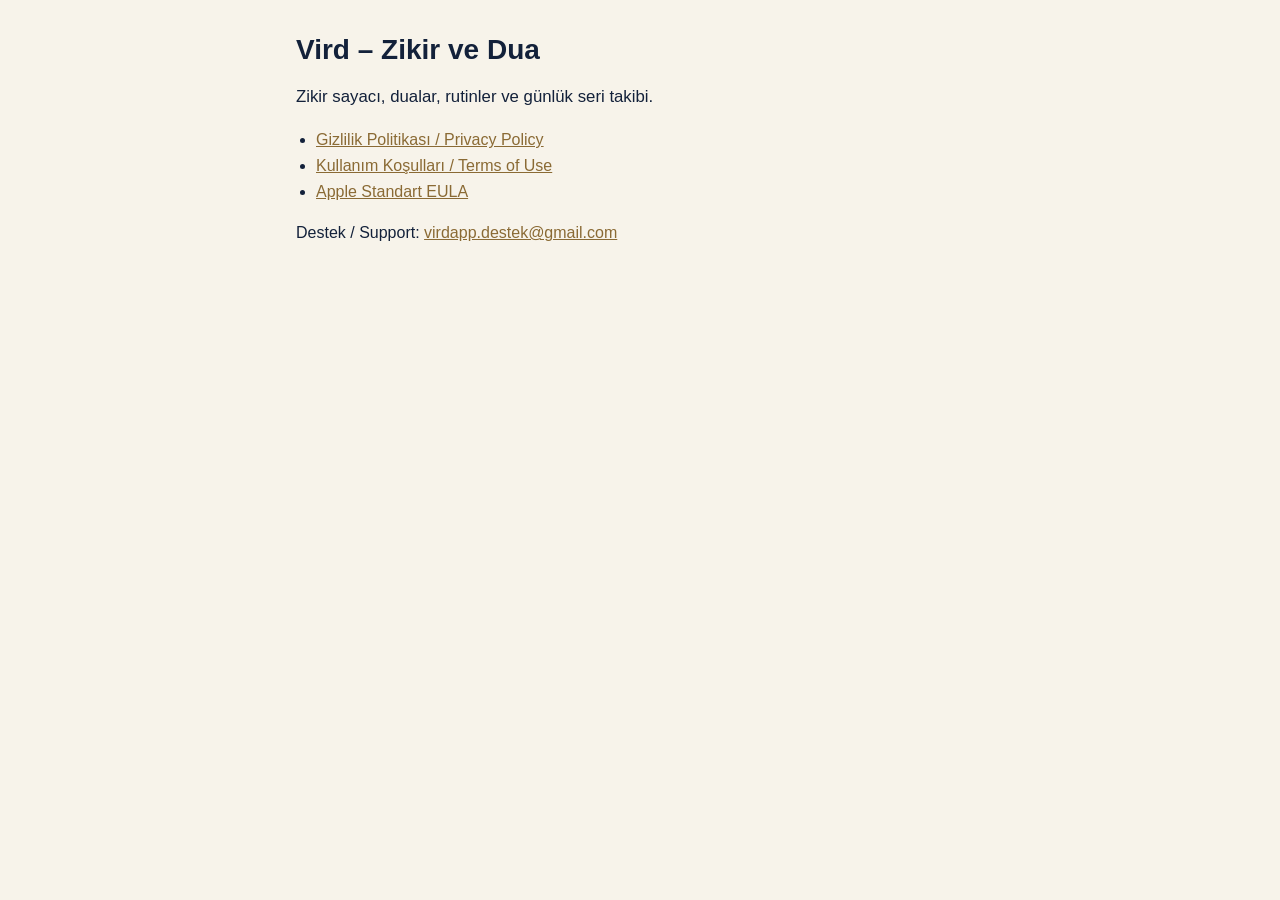
<file: index.html>
<!doctype html>
<html lang="tr">
<head>
<meta charset="utf-8">
<meta name="viewport" content="width=device-width, initial-scale=1">
<title>Vird – Zikir ve Dua</title>
<link rel="stylesheet" href="style.css">
</head>
<body>
<main>
  <h1>Vird – Zikir ve Dua</h1>
  <p class="lead">Zikir sayacı, dualar, rutinler ve günlük seri takibi.</p>
  <ul>
    <li><a href="privacy.html">Gizlilik Politikası / Privacy Policy</a></li>
    <li><a href="terms.html">Kullanım Koşulları / Terms of Use</a></li>
    <li><a href="https://www.apple.com/legal/internet-services/itunes/dev/stdeula/">Apple Standart EULA</a></li>
  </ul>
  <p>Destek / Support: <a href="mailto:virdapp.destek@gmail.com">virdapp.destek@gmail.com</a></p>
</main>
</body>
</html>
</file>
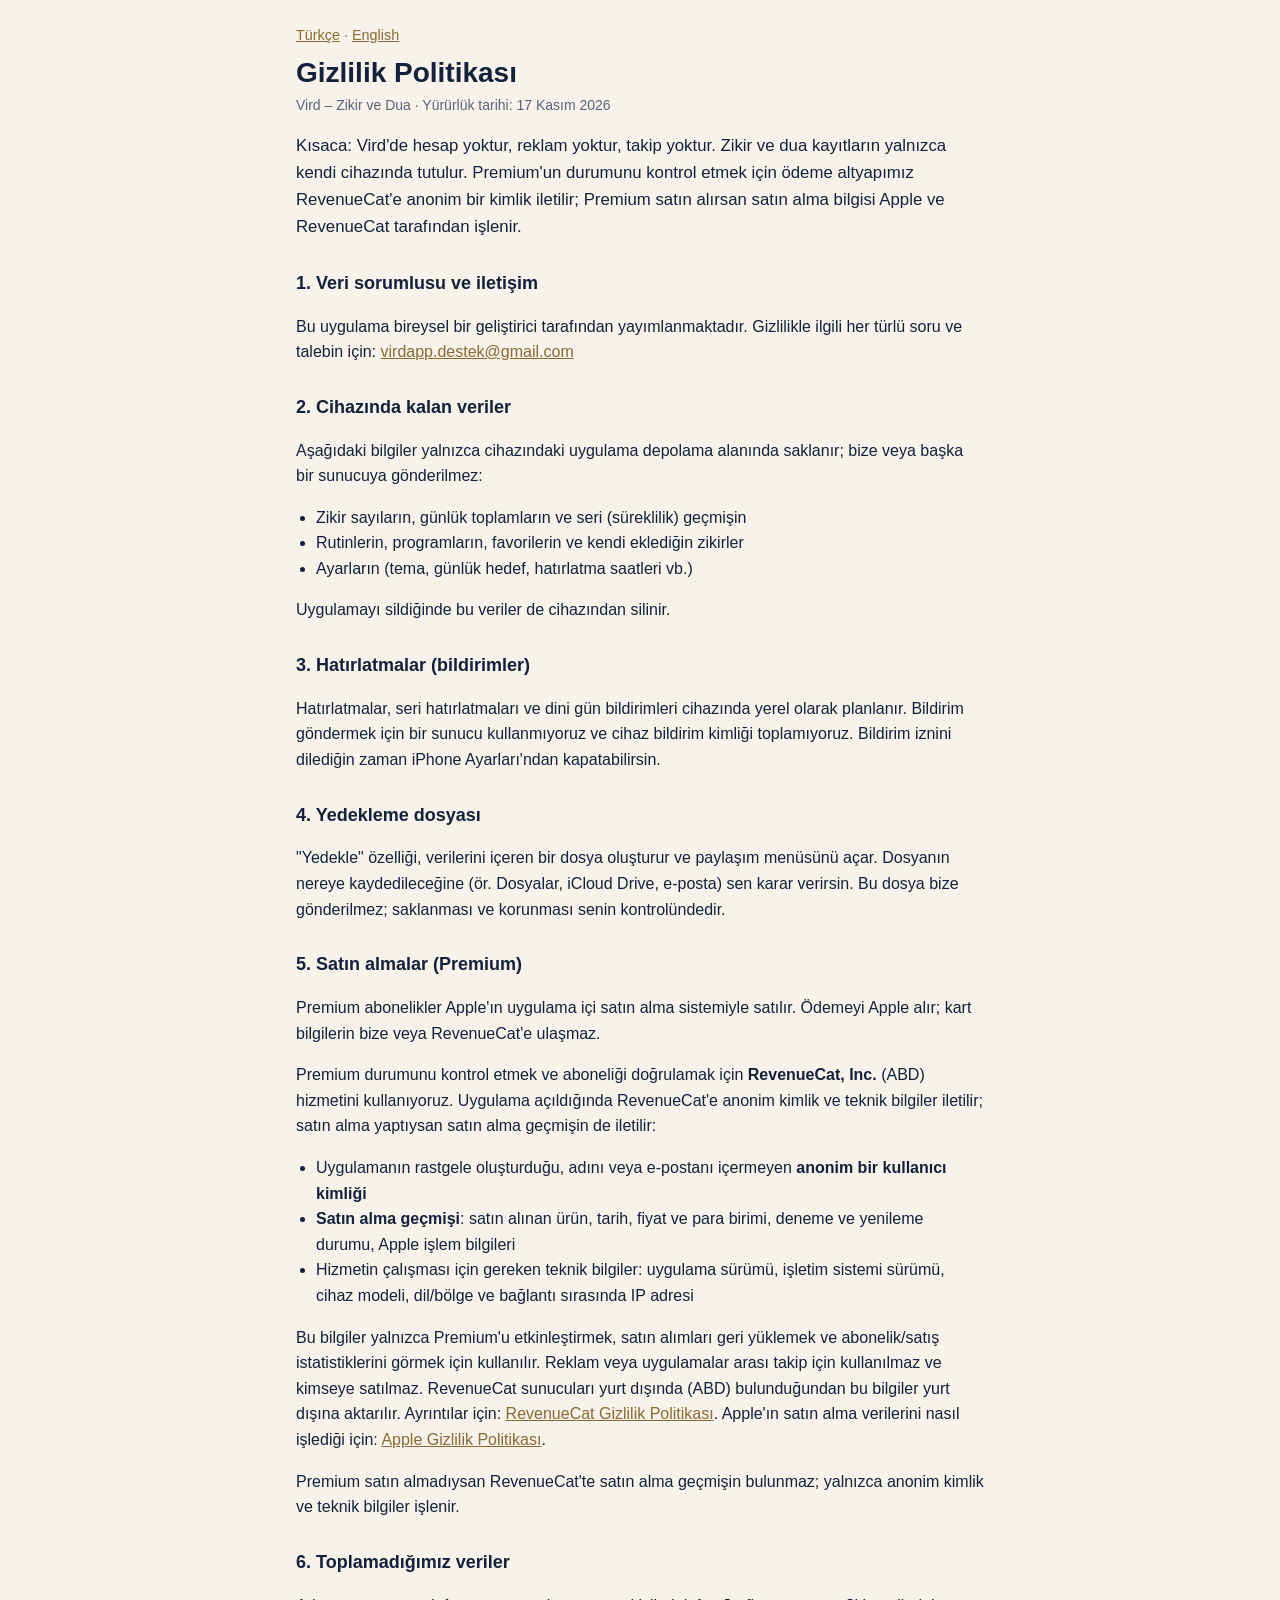
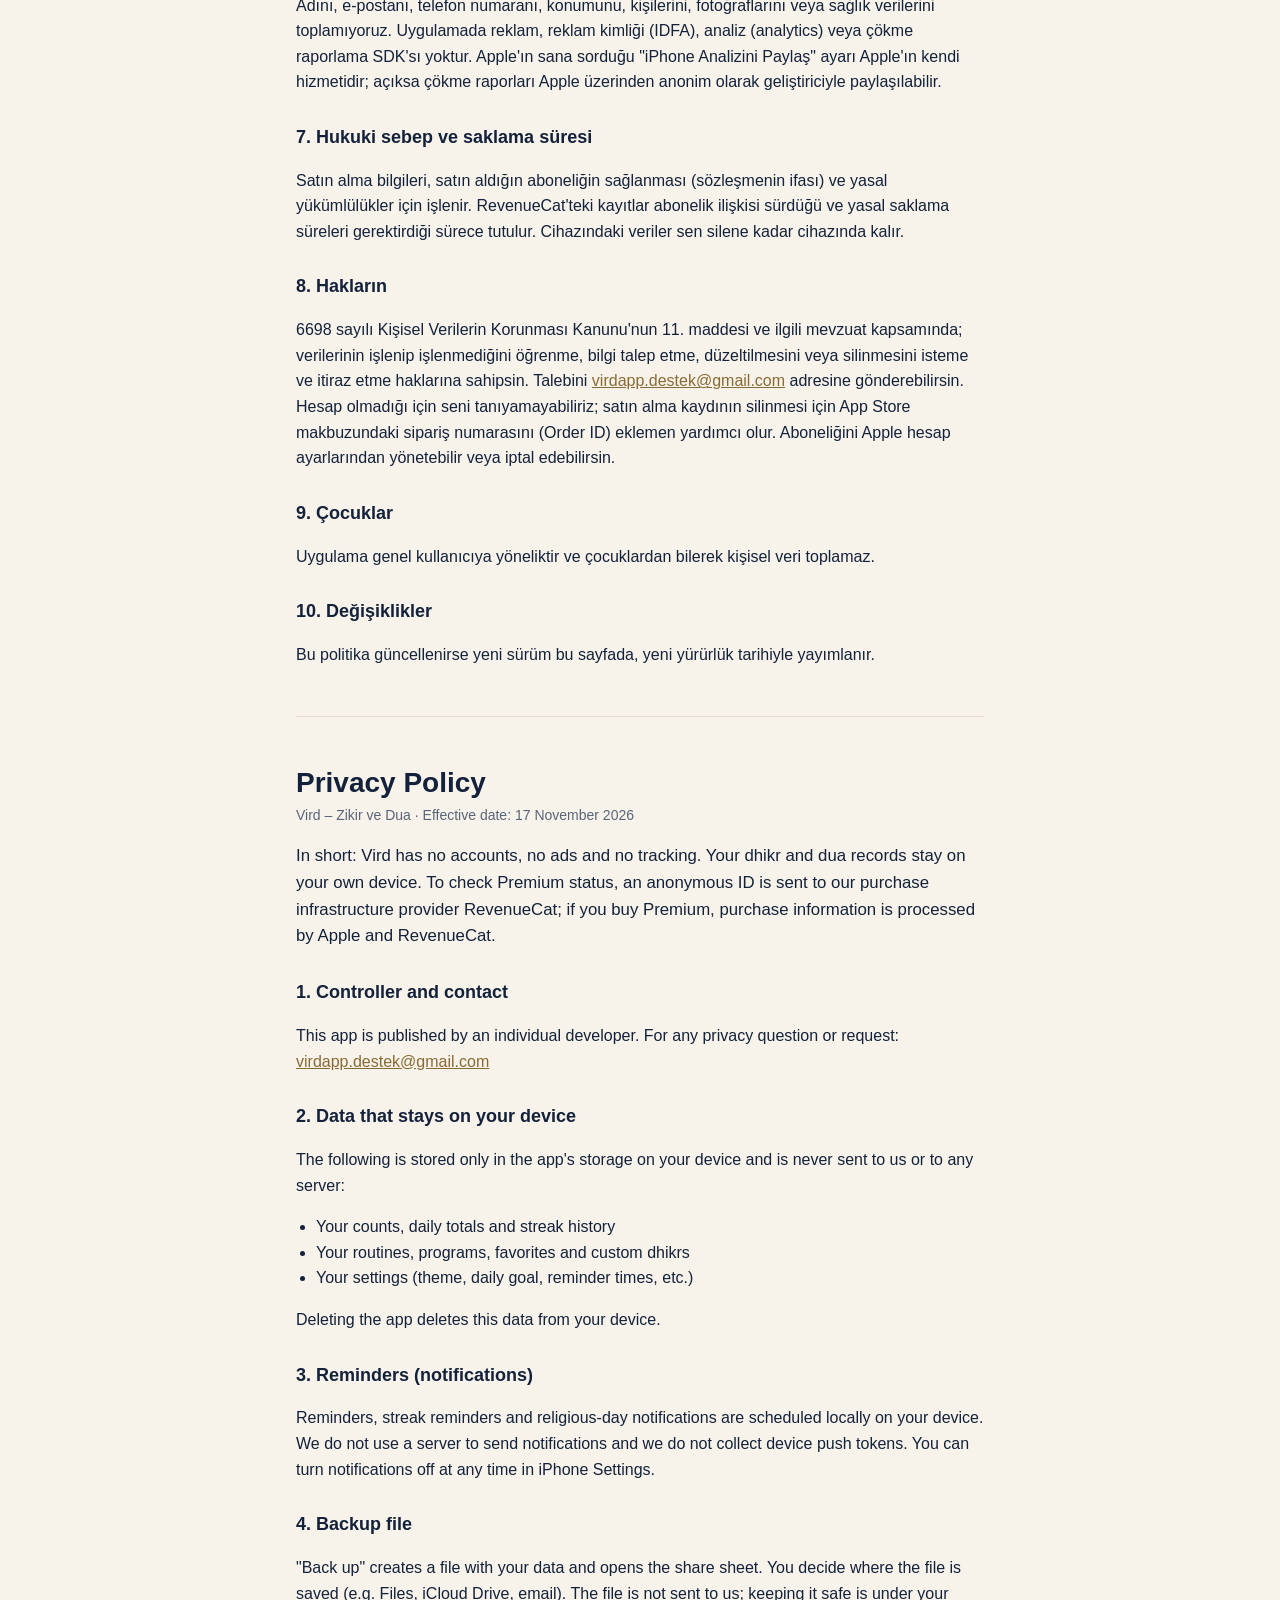
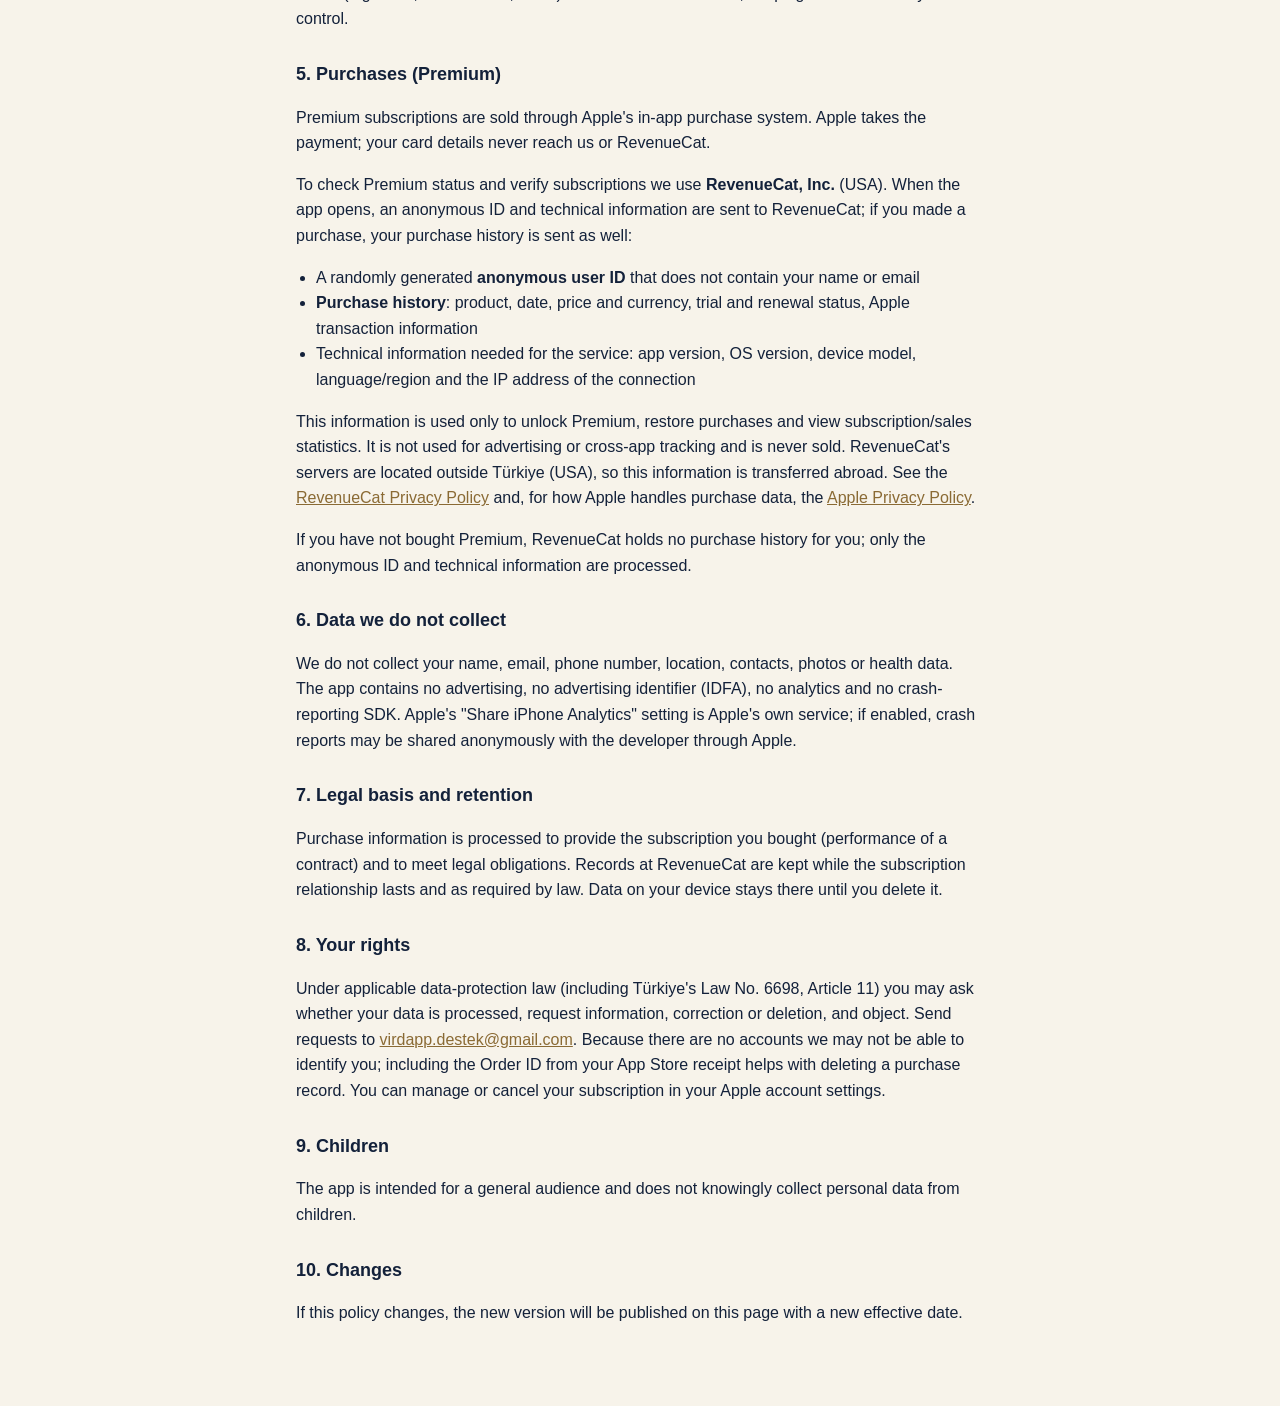
<file: privacy.html>
<!doctype html>
<html lang="tr">
<head>
<meta charset="utf-8">
<meta name="viewport" content="width=device-width, initial-scale=1">
<title>Vird – Gizlilik Politikası / Privacy Policy</title>
<meta name="description" content="Vird – Zikir ve Dua uygulamasının gizlilik politikası. Privacy policy of the Vird – Zikir ve Dua app.">
<link rel="stylesheet" href="style.css">
</head>
<body>
<main>
  <nav class="lang"><a href="#tr">Türkçe</a> · <a href="#en">English</a></nav>

  <article id="tr" lang="tr">
    <h1>Gizlilik Politikası</h1>
    <p class="meta">Vird – Zikir ve Dua · Yürürlük tarihi: 17 Kasım 2026</p>

    <p class="lead">Kısaca: Vird'de hesap yoktur, reklam yoktur, takip yoktur. Zikir ve dua kayıtların yalnızca kendi cihazında tutulur. Premium'un durumunu kontrol etmek için ödeme altyapımız RevenueCat'e anonim bir kimlik iletilir; Premium satın alırsan satın alma bilgisi Apple ve RevenueCat tarafından işlenir.</p>

    <h2>1. Veri sorumlusu ve iletişim</h2>
    <p>Bu uygulama bireysel bir geliştirici tarafından yayımlanmaktadır. Gizlilikle ilgili her türlü soru ve talebin için: <a href="mailto:virdapp.destek@gmail.com">virdapp.destek@gmail.com</a></p>

    <h2>2. Cihazında kalan veriler</h2>
    <p>Aşağıdaki bilgiler yalnızca cihazındaki uygulama depolama alanında saklanır; bize veya başka bir sunucuya gönderilmez:</p>
    <ul>
      <li>Zikir sayıların, günlük toplamların ve seri (süreklilik) geçmişin</li>
      <li>Rutinlerin, programların, favorilerin ve kendi eklediğin zikirler</li>
      <li>Ayarların (tema, günlük hedef, hatırlatma saatleri vb.)</li>
    </ul>
    <p>Uygulamayı sildiğinde bu veriler de cihazından silinir.</p>

    <h2>3. Hatırlatmalar (bildirimler)</h2>
    <p>Hatırlatmalar, seri hatırlatmaları ve dini gün bildirimleri cihazında yerel olarak planlanır. Bildirim göndermek için bir sunucu kullanmıyoruz ve cihaz bildirim kimliği toplamıyoruz. Bildirim iznini dilediğin zaman iPhone Ayarları'ndan kapatabilirsin.</p>

    <h2>4. Yedekleme dosyası</h2>
    <p>"Yedekle" özelliği, verilerini içeren bir dosya oluşturur ve paylaşım menüsünü açar. Dosyanın nereye kaydedileceğine (ör. Dosyalar, iCloud Drive, e-posta) sen karar verirsin. Bu dosya bize gönderilmez; saklanması ve korunması senin kontrolündedir.</p>

    <h2>5. Satın almalar (Premium)</h2>
    <p>Premium abonelikler Apple'ın uygulama içi satın alma sistemiyle satılır. Ödemeyi Apple alır; kart bilgilerin bize veya RevenueCat'e ulaşmaz.</p>
    <p>Premium durumunu kontrol etmek ve aboneliği doğrulamak için <strong>RevenueCat, Inc.</strong> (ABD) hizmetini kullanıyoruz. Uygulama açıldığında RevenueCat'e anonim kimlik ve teknik bilgiler iletilir; satın alma yaptıysan satın alma geçmişin de iletilir:</p>
    <ul>
      <li>Uygulamanın rastgele oluşturduğu, adını veya e-postanı içermeyen <strong>anonim bir kullanıcı kimliği</strong></li>
      <li><strong>Satın alma geçmişi</strong>: satın alınan ürün, tarih, fiyat ve para birimi, deneme ve yenileme durumu, Apple işlem bilgileri</li>
      <li>Hizmetin çalışması için gereken teknik bilgiler: uygulama sürümü, işletim sistemi sürümü, cihaz modeli, dil/bölge ve bağlantı sırasında IP adresi</li>
    </ul>
    <p>Bu bilgiler yalnızca Premium'u etkinleştirmek, satın alımları geri yüklemek ve abonelik/satış istatistiklerini görmek için kullanılır. Reklam veya uygulamalar arası takip için kullanılmaz ve kimseye satılmaz. RevenueCat sunucuları yurt dışında (ABD) bulunduğundan bu bilgiler yurt dışına aktarılır. Ayrıntılar için: <a href="https://www.revenuecat.com/privacy">RevenueCat Gizlilik Politikası</a>. Apple'ın satın alma verilerini nasıl işlediği için: <a href="https://www.apple.com/legal/privacy/">Apple Gizlilik Politikası</a>.</p>
    <p>Premium satın almadıysan RevenueCat'te satın alma geçmişin bulunmaz; yalnızca anonim kimlik ve teknik bilgiler işlenir.</p>

    <h2>6. Toplamadığımız veriler</h2>
    <p>Adını, e-postanı, telefon numaranı, konumunu, kişilerini, fotoğraflarını veya sağlık verilerini toplamıyoruz. Uygulamada reklam, reklam kimliği (IDFA), analiz (analytics) veya çökme raporlama SDK'sı yoktur. Apple'ın sana sorduğu "iPhone Analizini Paylaş" ayarı Apple'ın kendi hizmetidir; açıksa çökme raporları Apple üzerinden anonim olarak geliştiriciyle paylaşılabilir.</p>

    <h2>7. Hukuki sebep ve saklama süresi</h2>
    <p>Satın alma bilgileri, satın aldığın aboneliğin sağlanması (sözleşmenin ifası) ve yasal yükümlülükler için işlenir. RevenueCat'teki kayıtlar abonelik ilişkisi sürdüğü ve yasal saklama süreleri gerektirdiği sürece tutulur. Cihazındaki veriler sen silene kadar cihazında kalır.</p>

    <h2>8. Hakların</h2>
    <p>6698 sayılı Kişisel Verilerin Korunması Kanunu'nun 11. maddesi ve ilgili mevzuat kapsamında; verilerinin işlenip işlenmediğini öğrenme, bilgi talep etme, düzeltilmesini veya silinmesini isteme ve itiraz etme haklarına sahipsin. Talebini <a href="mailto:virdapp.destek@gmail.com">virdapp.destek@gmail.com</a> adresine gönderebilirsin. Hesap olmadığı için seni tanıyamayabiliriz; satın alma kaydının silinmesi için App Store makbuzundaki sipariş numarasını (Order ID) eklemen yardımcı olur. Aboneliğini Apple hesap ayarlarından yönetebilir veya iptal edebilirsin.</p>

    <h2>9. Çocuklar</h2>
    <p>Uygulama genel kullanıcıya yöneliktir ve çocuklardan bilerek kişisel veri toplamaz.</p>

    <h2>10. Değişiklikler</h2>
    <p>Bu politika güncellenirse yeni sürüm bu sayfada, yeni yürürlük tarihiyle yayımlanır.</p>
  </article>

  <hr>

  <article id="en" lang="en">
    <h1>Privacy Policy</h1>
    <p class="meta">Vird – Zikir ve Dua · Effective date: 17 November 2026</p>

    <p class="lead">In short: Vird has no accounts, no ads and no tracking. Your dhikr and dua records stay on your own device. To check Premium status, an anonymous ID is sent to our purchase infrastructure provider RevenueCat; if you buy Premium, purchase information is processed by Apple and RevenueCat.</p>

    <h2>1. Controller and contact</h2>
    <p>This app is published by an individual developer. For any privacy question or request: <a href="mailto:virdapp.destek@gmail.com">virdapp.destek@gmail.com</a></p>

    <h2>2. Data that stays on your device</h2>
    <p>The following is stored only in the app's storage on your device and is never sent to us or to any server:</p>
    <ul>
      <li>Your counts, daily totals and streak history</li>
      <li>Your routines, programs, favorites and custom dhikrs</li>
      <li>Your settings (theme, daily goal, reminder times, etc.)</li>
    </ul>
    <p>Deleting the app deletes this data from your device.</p>

    <h2>3. Reminders (notifications)</h2>
    <p>Reminders, streak reminders and religious-day notifications are scheduled locally on your device. We do not use a server to send notifications and we do not collect device push tokens. You can turn notifications off at any time in iPhone Settings.</p>

    <h2>4. Backup file</h2>
    <p>"Back up" creates a file with your data and opens the share sheet. You decide where the file is saved (e.g. Files, iCloud Drive, email). The file is not sent to us; keeping it safe is under your control.</p>

    <h2>5. Purchases (Premium)</h2>
    <p>Premium subscriptions are sold through Apple's in-app purchase system. Apple takes the payment; your card details never reach us or RevenueCat.</p>
    <p>To check Premium status and verify subscriptions we use <strong>RevenueCat, Inc.</strong> (USA). When the app opens, an anonymous ID and technical information are sent to RevenueCat; if you made a purchase, your purchase history is sent as well:</p>
    <ul>
      <li>A randomly generated <strong>anonymous user ID</strong> that does not contain your name or email</li>
      <li><strong>Purchase history</strong>: product, date, price and currency, trial and renewal status, Apple transaction information</li>
      <li>Technical information needed for the service: app version, OS version, device model, language/region and the IP address of the connection</li>
    </ul>
    <p>This information is used only to unlock Premium, restore purchases and view subscription/sales statistics. It is not used for advertising or cross-app tracking and is never sold. RevenueCat's servers are located outside Türkiye (USA), so this information is transferred abroad. See the <a href="https://www.revenuecat.com/privacy">RevenueCat Privacy Policy</a> and, for how Apple handles purchase data, the <a href="https://www.apple.com/legal/privacy/">Apple Privacy Policy</a>.</p>
    <p>If you have not bought Premium, RevenueCat holds no purchase history for you; only the anonymous ID and technical information are processed.</p>

    <h2>6. Data we do not collect</h2>
    <p>We do not collect your name, email, phone number, location, contacts, photos or health data. The app contains no advertising, no advertising identifier (IDFA), no analytics and no crash-reporting SDK. Apple's "Share iPhone Analytics" setting is Apple's own service; if enabled, crash reports may be shared anonymously with the developer through Apple.</p>

    <h2>7. Legal basis and retention</h2>
    <p>Purchase information is processed to provide the subscription you bought (performance of a contract) and to meet legal obligations. Records at RevenueCat are kept while the subscription relationship lasts and as required by law. Data on your device stays there until you delete it.</p>

    <h2>8. Your rights</h2>
    <p>Under applicable data-protection law (including Türkiye's Law No. 6698, Article 11) you may ask whether your data is processed, request information, correction or deletion, and object. Send requests to <a href="mailto:virdapp.destek@gmail.com">virdapp.destek@gmail.com</a>. Because there are no accounts we may not be able to identify you; including the Order ID from your App Store receipt helps with deleting a purchase record. You can manage or cancel your subscription in your Apple account settings.</p>

    <h2>9. Children</h2>
    <p>The app is intended for a general audience and does not knowingly collect personal data from children.</p>

    <h2>10. Changes</h2>
    <p>If this policy changes, the new version will be published on this page with a new effective date.</p>
  </article>
</main>
</body>
</html>
</file>
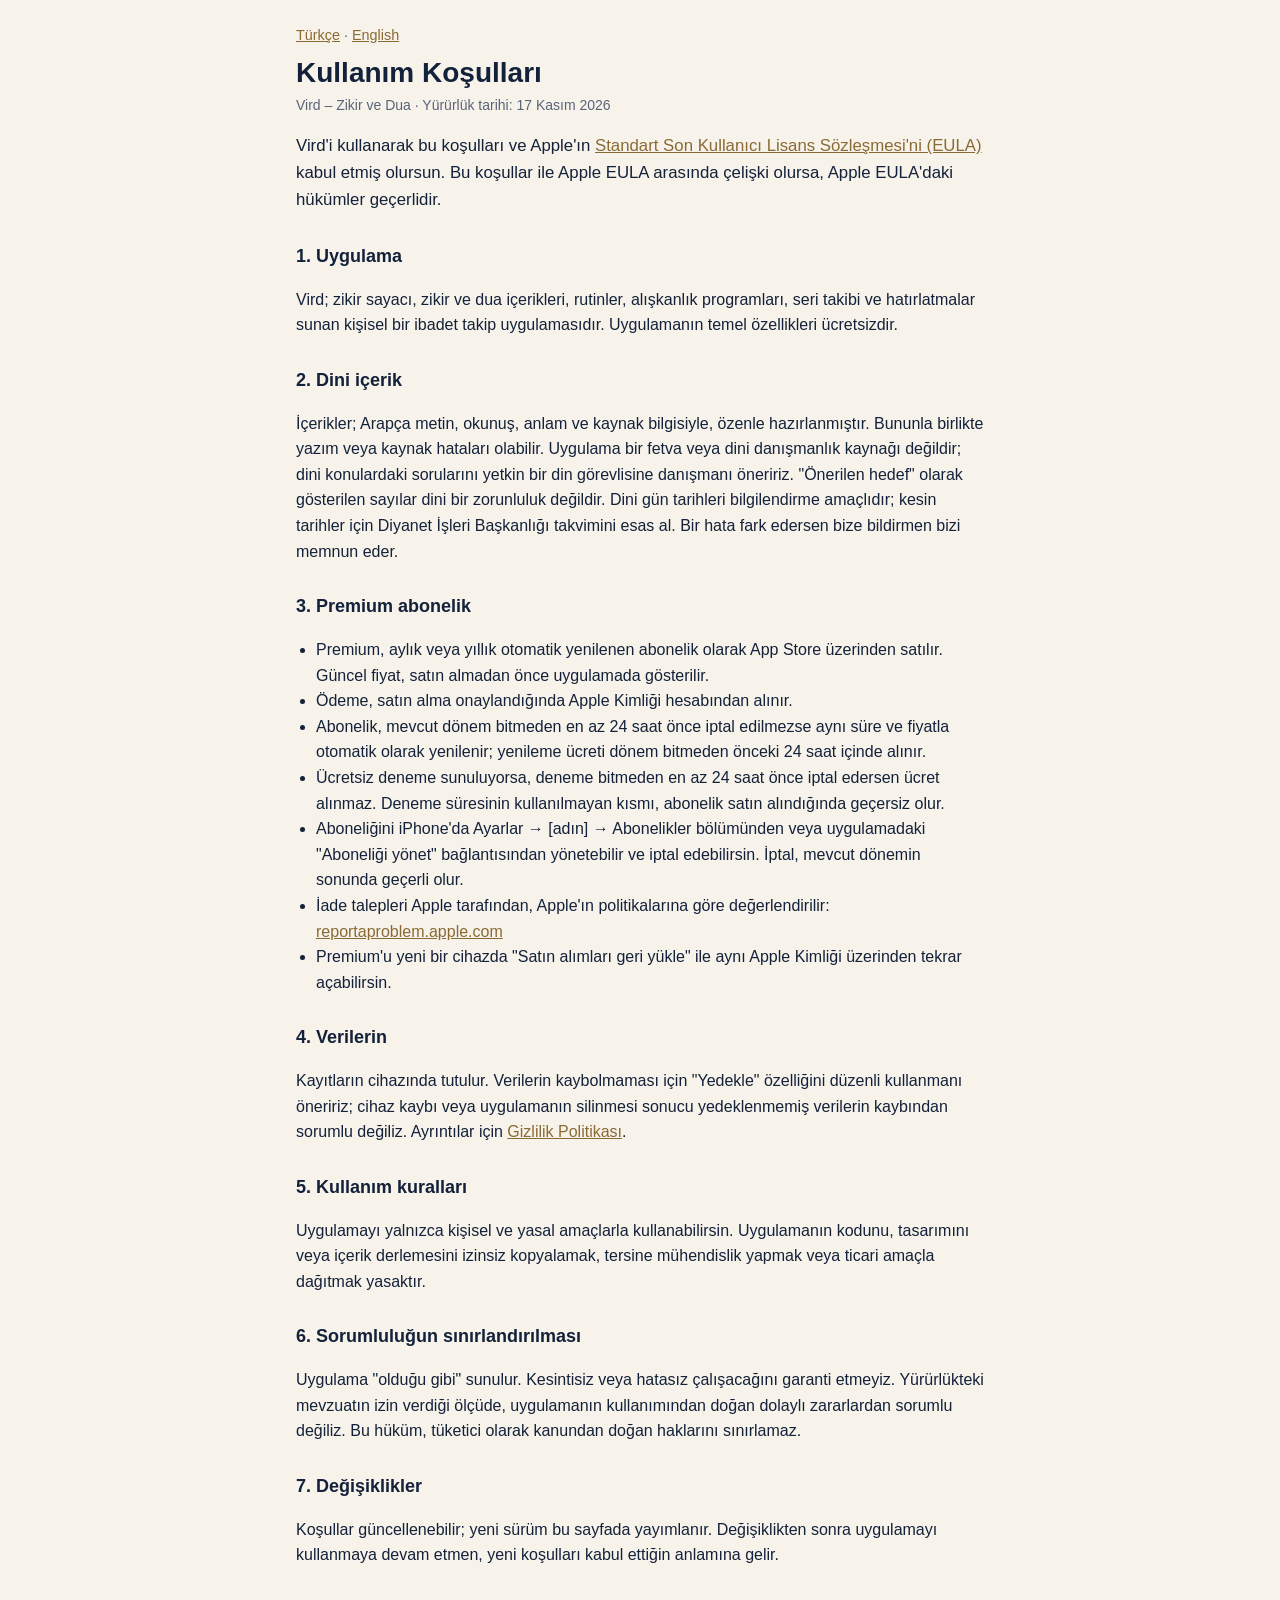
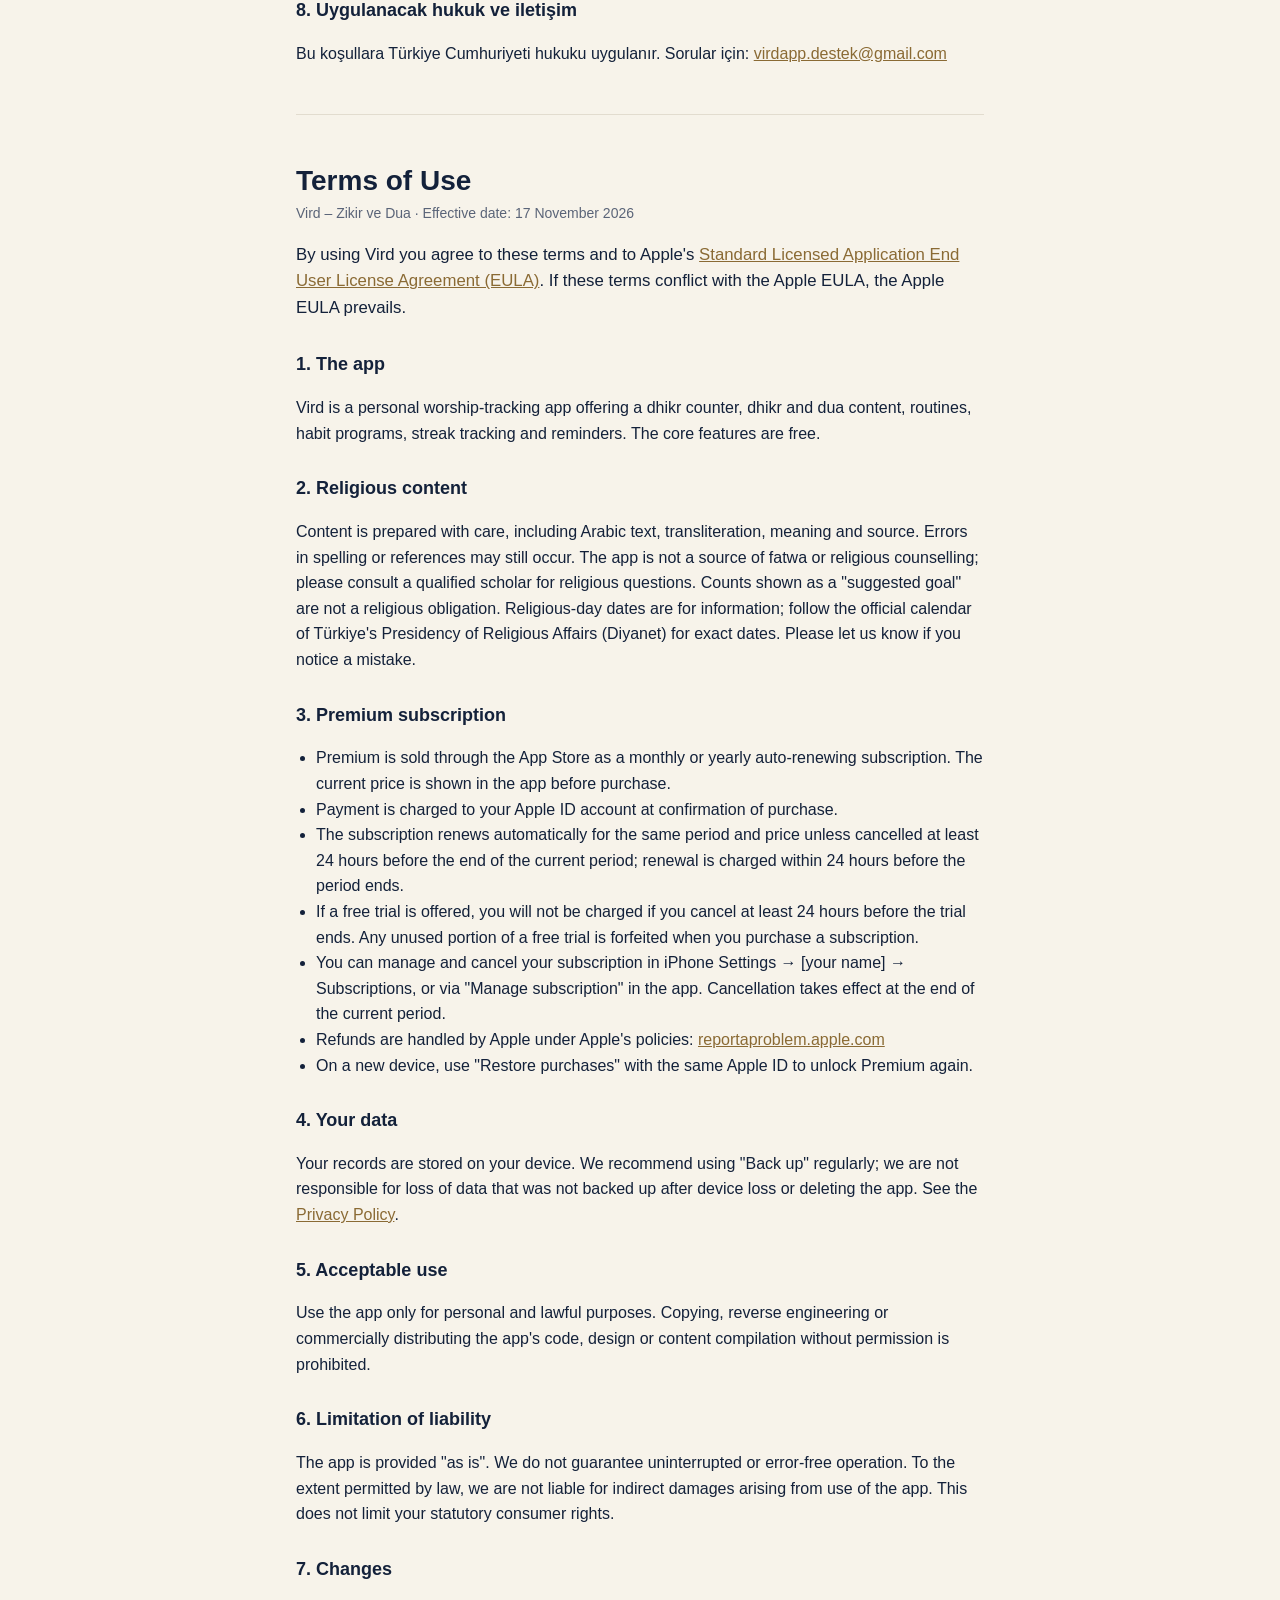
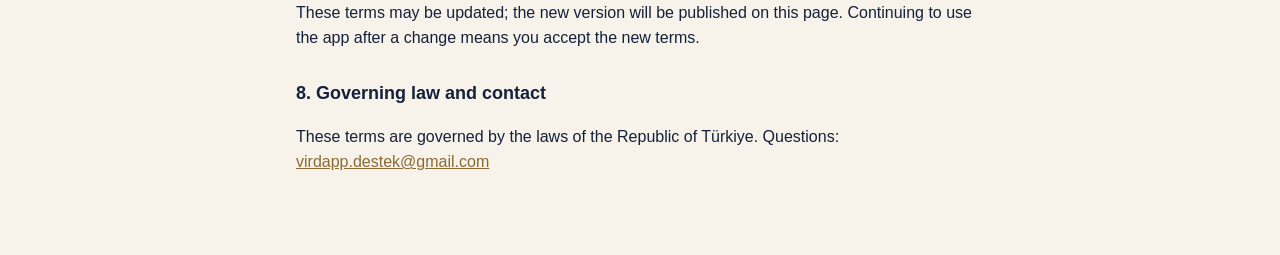
<file: terms.html>
<!doctype html>
<html lang="tr">
<head>
<meta charset="utf-8">
<meta name="viewport" content="width=device-width, initial-scale=1">
<title>Vird – Kullanım Koşulları / Terms of Use</title>
<meta name="description" content="Vird – Zikir ve Dua uygulamasının kullanım koşulları. Terms of use of the Vird – Zikir ve Dua app.">
<link rel="stylesheet" href="style.css">
</head>
<body>
<main>
  <nav class="lang"><a href="#tr">Türkçe</a> · <a href="#en">English</a></nav>

  <article id="tr" lang="tr">
    <h1>Kullanım Koşulları</h1>
    <p class="meta">Vird – Zikir ve Dua · Yürürlük tarihi: 17 Kasım 2026</p>

    <p class="lead">Vird'i kullanarak bu koşulları ve Apple'ın <a href="https://www.apple.com/legal/internet-services/itunes/dev/stdeula/">Standart Son Kullanıcı Lisans Sözleşmesi'ni (EULA)</a> kabul etmiş olursun. Bu koşullar ile Apple EULA arasında çelişki olursa, Apple EULA'daki hükümler geçerlidir.</p>

    <h2>1. Uygulama</h2>
    <p>Vird; zikir sayacı, zikir ve dua içerikleri, rutinler, alışkanlık programları, seri takibi ve hatırlatmalar sunan kişisel bir ibadet takip uygulamasıdır. Uygulamanın temel özellikleri ücretsizdir.</p>

    <h2>2. Dini içerik</h2>
    <p>İçerikler; Arapça metin, okunuş, anlam ve kaynak bilgisiyle, özenle hazırlanmıştır. Bununla birlikte yazım veya kaynak hataları olabilir. Uygulama bir fetva veya dini danışmanlık kaynağı değildir; dini konulardaki sorularını yetkin bir din görevlisine danışmanı öneririz. "Önerilen hedef" olarak gösterilen sayılar dini bir zorunluluk değildir. Dini gün tarihleri bilgilendirme amaçlıdır; kesin tarihler için Diyanet İşleri Başkanlığı takvimini esas al. Bir hata fark edersen bize bildirmen bizi memnun eder.</p>

    <h2>3. Premium abonelik</h2>
    <ul>
      <li>Premium, aylık veya yıllık otomatik yenilenen abonelik olarak App Store üzerinden satılır. Güncel fiyat, satın almadan önce uygulamada gösterilir.</li>
      <li>Ödeme, satın alma onaylandığında Apple Kimliği hesabından alınır.</li>
      <li>Abonelik, mevcut dönem bitmeden en az 24 saat önce iptal edilmezse aynı süre ve fiyatla otomatik olarak yenilenir; yenileme ücreti dönem bitmeden önceki 24 saat içinde alınır.</li>
      <li>Ücretsiz deneme sunuluyorsa, deneme bitmeden en az 24 saat önce iptal edersen ücret alınmaz. Deneme süresinin kullanılmayan kısmı, abonelik satın alındığında geçersiz olur.</li>
      <li>Aboneliğini iPhone'da Ayarlar → [adın] → Abonelikler bölümünden veya uygulamadaki "Aboneliği yönet" bağlantısından yönetebilir ve iptal edebilirsin. İptal, mevcut dönemin sonunda geçerli olur.</li>
      <li>İade talepleri Apple tarafından, Apple'ın politikalarına göre değerlendirilir: <a href="https://reportaproblem.apple.com">reportaproblem.apple.com</a></li>
      <li>Premium'u yeni bir cihazda "Satın alımları geri yükle" ile aynı Apple Kimliği üzerinden tekrar açabilirsin.</li>
    </ul>

    <h2>4. Verilerin</h2>
    <p>Kayıtların cihazında tutulur. Verilerin kaybolmaması için "Yedekle" özelliğini düzenli kullanmanı öneririz; cihaz kaybı veya uygulamanın silinmesi sonucu yedeklenmemiş verilerin kaybından sorumlu değiliz. Ayrıntılar için <a href="privacy.html">Gizlilik Politikası</a>.</p>

    <h2>5. Kullanım kuralları</h2>
    <p>Uygulamayı yalnızca kişisel ve yasal amaçlarla kullanabilirsin. Uygulamanın kodunu, tasarımını veya içerik derlemesini izinsiz kopyalamak, tersine mühendislik yapmak veya ticari amaçla dağıtmak yasaktır.</p>

    <h2>6. Sorumluluğun sınırlandırılması</h2>
    <p>Uygulama "olduğu gibi" sunulur. Kesintisiz veya hatasız çalışacağını garanti etmeyiz. Yürürlükteki mevzuatın izin verdiği ölçüde, uygulamanın kullanımından doğan dolaylı zararlardan sorumlu değiliz. Bu hüküm, tüketici olarak kanundan doğan haklarını sınırlamaz.</p>

    <h2>7. Değişiklikler</h2>
    <p>Koşullar güncellenebilir; yeni sürüm bu sayfada yayımlanır. Değişiklikten sonra uygulamayı kullanmaya devam etmen, yeni koşulları kabul ettiğin anlamına gelir.</p>

    <h2>8. Uygulanacak hukuk ve iletişim</h2>
    <p>Bu koşullara Türkiye Cumhuriyeti hukuku uygulanır. Sorular için: <a href="mailto:virdapp.destek@gmail.com">virdapp.destek@gmail.com</a></p>
  </article>

  <hr>

  <article id="en" lang="en">
    <h1>Terms of Use</h1>
    <p class="meta">Vird – Zikir ve Dua · Effective date: 17 November 2026</p>

    <p class="lead">By using Vird you agree to these terms and to Apple's <a href="https://www.apple.com/legal/internet-services/itunes/dev/stdeula/">Standard Licensed Application End User License Agreement (EULA)</a>. If these terms conflict with the Apple EULA, the Apple EULA prevails.</p>

    <h2>1. The app</h2>
    <p>Vird is a personal worship-tracking app offering a dhikr counter, dhikr and dua content, routines, habit programs, streak tracking and reminders. The core features are free.</p>

    <h2>2. Religious content</h2>
    <p>Content is prepared with care, including Arabic text, transliteration, meaning and source. Errors in spelling or references may still occur. The app is not a source of fatwa or religious counselling; please consult a qualified scholar for religious questions. Counts shown as a "suggested goal" are not a religious obligation. Religious-day dates are for information; follow the official calendar of Türkiye's Presidency of Religious Affairs (Diyanet) for exact dates. Please let us know if you notice a mistake.</p>

    <h2>3. Premium subscription</h2>
    <ul>
      <li>Premium is sold through the App Store as a monthly or yearly auto-renewing subscription. The current price is shown in the app before purchase.</li>
      <li>Payment is charged to your Apple ID account at confirmation of purchase.</li>
      <li>The subscription renews automatically for the same period and price unless cancelled at least 24 hours before the end of the current period; renewal is charged within 24 hours before the period ends.</li>
      <li>If a free trial is offered, you will not be charged if you cancel at least 24 hours before the trial ends. Any unused portion of a free trial is forfeited when you purchase a subscription.</li>
      <li>You can manage and cancel your subscription in iPhone Settings → [your name] → Subscriptions, or via "Manage subscription" in the app. Cancellation takes effect at the end of the current period.</li>
      <li>Refunds are handled by Apple under Apple's policies: <a href="https://reportaproblem.apple.com">reportaproblem.apple.com</a></li>
      <li>On a new device, use "Restore purchases" with the same Apple ID to unlock Premium again.</li>
    </ul>

    <h2>4. Your data</h2>
    <p>Your records are stored on your device. We recommend using "Back up" regularly; we are not responsible for loss of data that was not backed up after device loss or deleting the app. See the <a href="privacy.html">Privacy Policy</a>.</p>

    <h2>5. Acceptable use</h2>
    <p>Use the app only for personal and lawful purposes. Copying, reverse engineering or commercially distributing the app's code, design or content compilation without permission is prohibited.</p>

    <h2>6. Limitation of liability</h2>
    <p>The app is provided "as is". We do not guarantee uninterrupted or error-free operation. To the extent permitted by law, we are not liable for indirect damages arising from use of the app. This does not limit your statutory consumer rights.</p>

    <h2>7. Changes</h2>
    <p>These terms may be updated; the new version will be published on this page. Continuing to use the app after a change means you accept the new terms.</p>

    <h2>8. Governing law and contact</h2>
    <p>These terms are governed by the laws of the Republic of Türkiye. Questions: <a href="mailto:virdapp.destek@gmail.com">virdapp.destek@gmail.com</a></p>
  </article>
</main>
</body>
</html>
</file>
<file: style.css>
:root {
  --bg: #f7f3ea;
  --text: #13213a;
  --muted: #5a6478;
  --accent: #8a6a34;
  --rule: #e2dccf;
  color-scheme: light dark;
}
@media (prefers-color-scheme: dark) {
  :root {
    --bg: #0b1422;
    --text: #ece6d8;
    --muted: #a5acb9;
    --accent: #d2b27a;
    --rule: #22304a;
  }
}
* { box-sizing: border-box; }
body {
  margin: 0;
  background: var(--bg);
  color: var(--text);
  font: 16px/1.6 -apple-system, BlinkMacSystemFont, "Segoe UI", Roboto, sans-serif;
  -webkit-text-size-adjust: 100%;
}
main { max-width: 720px; margin: 0 auto; padding: 24px 16px 64px; }
h1 { font-size: 1.75rem; line-height: 1.25; margin: 8px 0 4px; }
h2 { font-size: 1.125rem; margin: 28px 0 8px; }
p, li { overflow-wrap: anywhere; }
ul { padding-left: 1.25rem; }
a { color: var(--accent); }
.meta { color: var(--muted); font-size: 0.875rem; margin-top: 0; }
.lead { font-size: 1.05rem; }
.lang { font-size: 0.9rem; color: var(--muted); }
hr { border: 0; border-top: 1px solid var(--rule); margin: 48px 0; }
</file>
